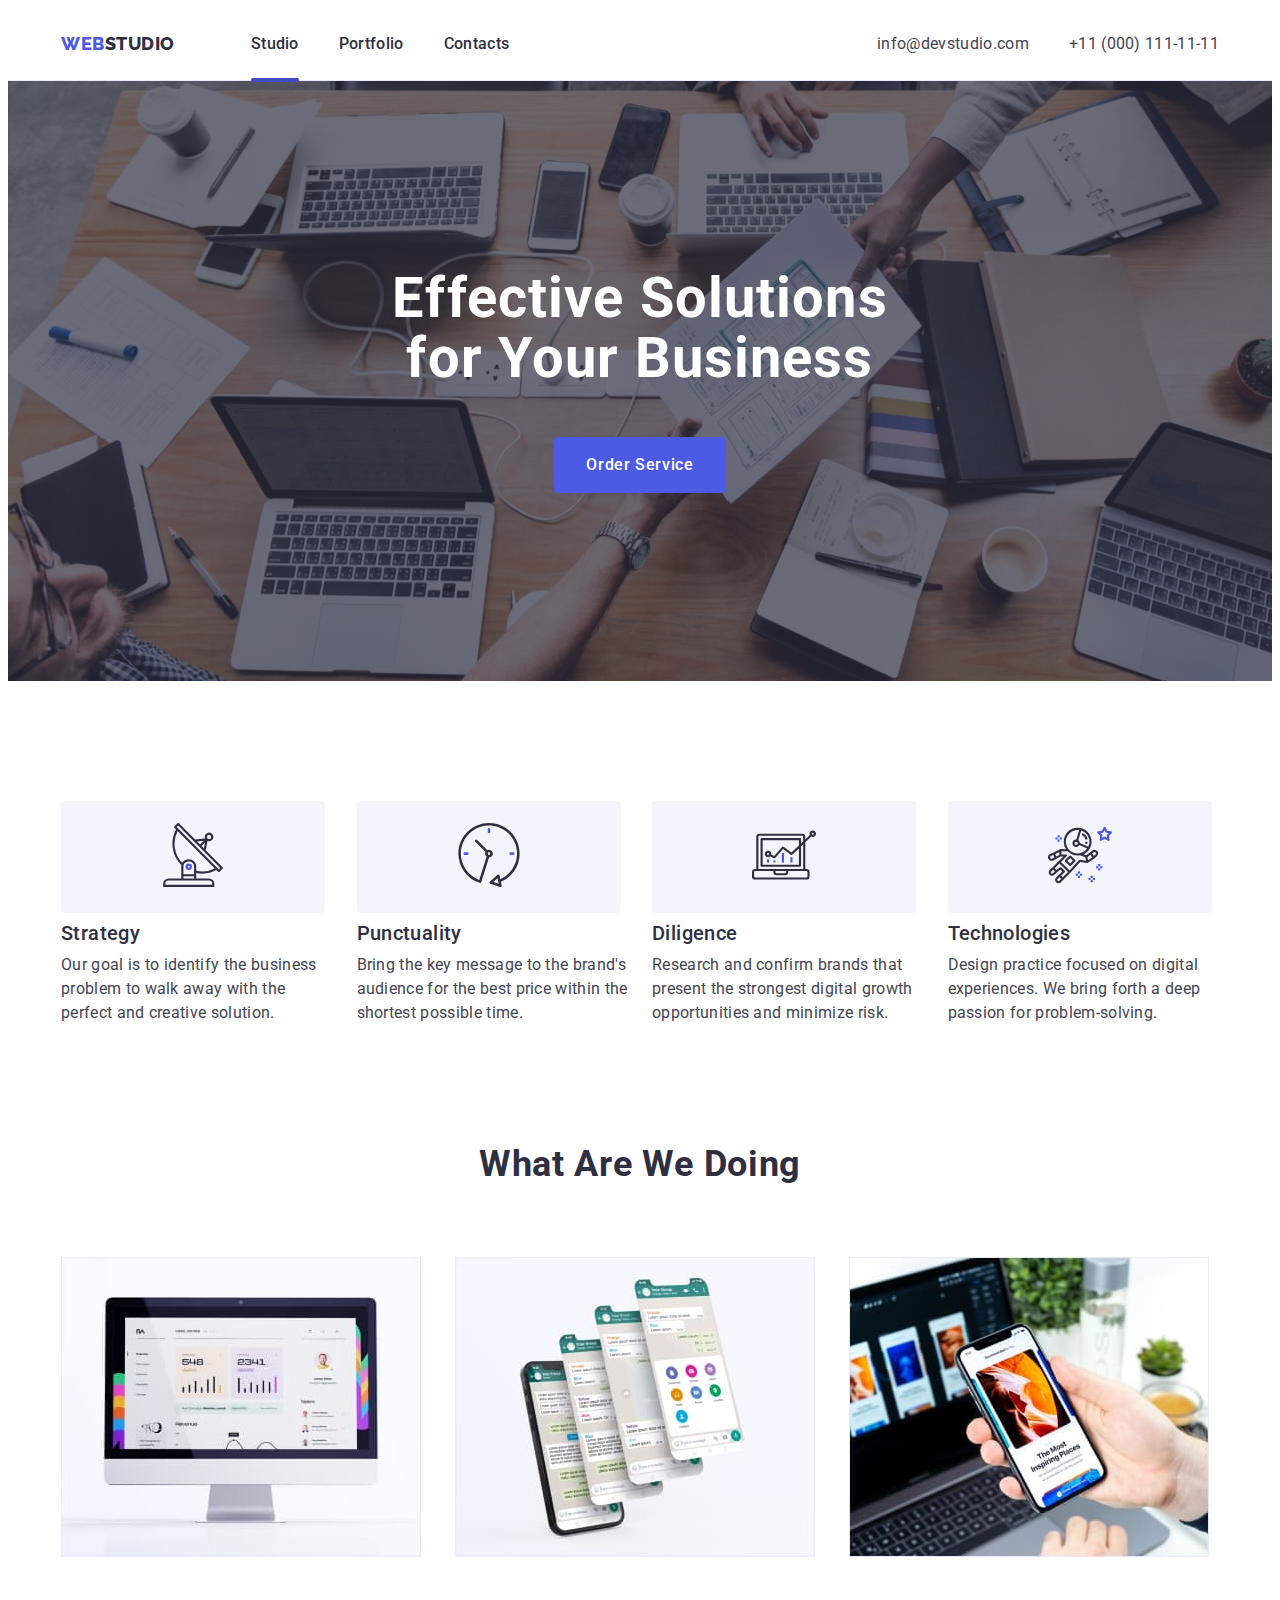
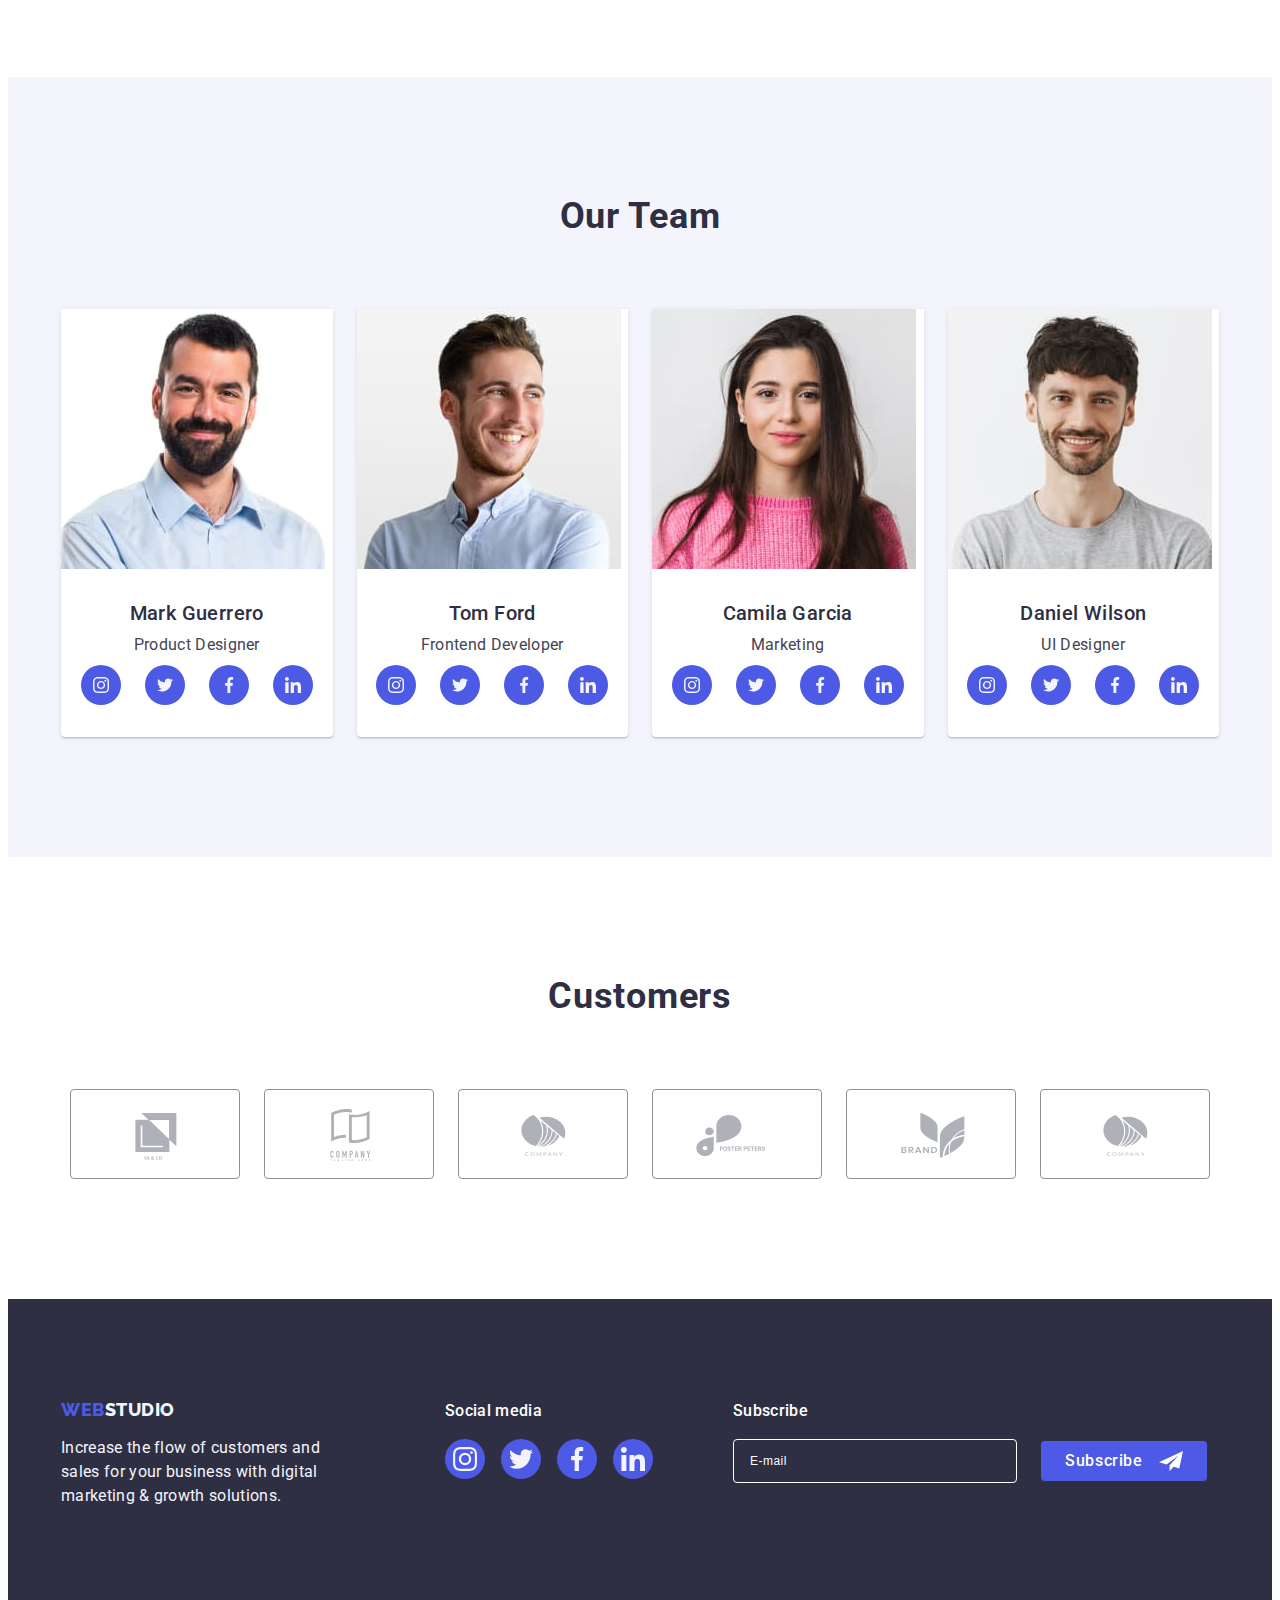
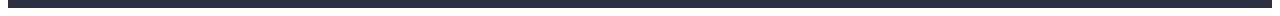
<file: index.html>
<!DOCTYPE html>
<html lang="en">
<head>
    <meta charset="UTF-8">
    <meta http-equiv="X-UA-Compatible" content="IE=edge">
    <meta name="viewport" content="width=device-width, initial-scale=1.0">
    <title>WebStudio</title>
    <link rel="preconnect" href="https://fonts.googleapis.com">
    <link rel="preconnect" href="https://fonts.gstatic.com" crossorigin>
    <link href="https://fonts.googleapis.com/css2?family=Raleway:wght@800&family=Roboto:wght@400;500;700;900&display=swap"
      rel="stylesheet">
      <link rel="stylesheet" href="https://cdnjs.cloudflare.com/ajax/libs/modern-normalize/1.1.0/modern-normalize.min.css"
        integrity="sha512-wpPYUAdjBVSE4KJnH1VR1HeZfpl1ub8YT/NKx4PuQ5NmX2tKuGu6U/JRp5y+Y8XG2tV+wKQpNHVUX03MfMFn9Q=="
        crossorigin="anonymous" referrerpolicy="no-referrer" />
    <link rel="stylesheet" href="./css/styles.css">
</head>
<body>
  <header class="page-header">
    <div class="container page-header-container">
  <nav class="page-nav list">
    <a class="logo link" href="./index.html">Web<span class="logo-span">Studio</span></a>
    <ul class="menu list">
      <li class="menu-item">
        <a class="menu-link activ-studio link" href="./index.html">Studio</a>
      </li>
      <li class="menu-item">
        <a class="menu-link  link" href="./portfolio.html">Portfolio</a>
      </li>
      <li class="menu-item">
        <a class="menu-link  link" href="">Contacts</a>
      </li>
    </ul>
  </nav>
  <address class="page-address">
    <ul class="contact list">
      <li class="page-address-contact" >
        <a class="contact-info link" href="mailto:info@devstudio.com">info@devstudio.com</a>
      </li>
      <li class="page-address-contact">
        <a class="contact-info link" href="tel:+110001111111">+11 (000) 111-11-11</a>
      </li>
    </ul>
  </address>
    </div>
  </header>
  <main>
    <section class="hero">
<div class="container">
<h1 class="main-title">Effective Solutions
  for Your Business</h1>
<button class="modal-btn" type="button" data-modal-open>Order Service</button>
</div>
    </section>
    <section class="solutions section">
      <div class="container">
        <h2 class="visualy-hidden" hidden></h2>
        <ul class="solutions-list list">
          <li class="team-solutions">
            <div class="solutions-list-icons">
              <a href="" class="solutions-list-link">
                <svg class="solutions-icons" width="64" height="64">
                  <use href="./images/icons.svg#icon-antenna"></use>
                </svg>
              </a>         
            </div>
            <h3 class="name-decisions">Strategy</h3>
            <p class="description-solutions">Our goal is to identify the business
              problem to walk away with the perfect and creative solution.</p>
          </li>
          <li class="team-solutions">
            <div class="solutions-list-icons">
              <a href="" class="solutions-list-link">
                <svg class="solutions-icons" width="64" height="64">
                  <use href="./images/icons.svg#icon-clock"></use>
                </svg>
              </a>         
            </div>
            <h3 class="name-decisions">Punctuality</h3>
            <p class="description-solutions">Bring the key message to the brand's audience for the best price within the
              shortest possible time.</p>
          </li>
          <li class="team-solutions">
            <div class="solutions-list-icons">
              <a href="" class="solutions-list-link">
                <svg class="solutions-icons" width="64" height="64">
                  <use href="./images/icons.svg#icon-diagram"></use>
                </svg>
              </a>      
            </div>
            <h3 class="name-decisions">Diligence</h3>
            <p class="description-solutions">Research and confirm brands that present the strongest digital growth opportunities
              and minimize risk.</p>
          </li>
          <li class="team-solutions">
            <div class="solutions-list-icons">
              <a href="" class="solutions-list-link">
                <svg class="solutions-icons" width="64" height="64">
                  <use href="./images/icons.svg#icon-astronaut"></use>
                </svg>
              </a>  
            </div>
            <h3 class="name-decisions">Technologies</h3>
            <p class="description-solutions">Design practice focused on digital experiences. We bring forth a deep passion for
              problem-solving.</p>
          </li>
        </ul>
      </div>
    </section>
    <section class="our-solutions">
   <div class="container">
    <h2 class="work-options">What are we doing</h2>
    <ul class="our-solutions-list list">
      <li class="photos-works">
        <img src="./images/section_3/img_1.jpg" alt="computer" width="360" height="300">
      </li>
      <li class="photos-works">
        <img src="./images/section_3/img_2.jpg" alt="application" width="360" height="300">
      </li>
      <li class="photos-works">
        <img src="./images/section_3/img_3.jpg" alt="telephone" width="360" height="300">
      </li>
    </ul>
   </div>
    </section>
    <section class="our-team section">
      <div class="container">
        <h2 class="team">Our Team</h2>
        <ul class="our-team-list list">
          <li class="team-description">
            <img src="./images/team/mark_guerrero.jpg" alt="photo product designer" width="264" height="260">
            <div class="team-description-content">
                <h3 class="name">Mark Guerrero</h3>
                <p class="profession">Product Designer</p>
                <ul class="social-list list">
                  <li class="social-list-item">
                    <a href="" class="social-list-link">
                      <svg class="social-list-icon" width="16" height="16">
                        <use href="./images/icons.svg#icon-instagram"></use>
                      </svg>
                    </a>
                  </li>
                  <li class="social-list-item">
                    <a href="" class="social-list-link">
                      <svg class="social-list-icon" width="16" height="16">
                        <use href="./images/icons.svg#icon-twitter"></use>
                      </svg>
                    </a>
                  </li>
                  <li class="social-list-item">
                    <a href="" class="social-list-link">
                      <svg class="social-list-icon" width="16" height="16">
                        <use href="./images/icons.svg#icon-facebook"></use>
                      </svg>
                    </a>
                  </li>
                  <li class="social-list-item">
                    <a href="" class="social-list-link">
                      <svg class="social-list-icon" width="16" height="16">
                        <use href="./images/icons.svg#icon-linkedin"></use>
                      </svg>
                    </a>
                  </li>
                </ul>
            </div>
          </li>
          <li class="team-description">
            <img src="./images/team/tom_ford.jpg" alt="photo frontend developer " width="264" height="260">
            <div class="team-description-content">
                <h3 class="name">Tom Ford</h3>
                <p class="profession">Frontend Developer</p>
                <ul class="social-list list">
                  <li class="social-list-item">
                    <a href="" class="social-list-link">
                      <svg class="social-list-icon" width="16" height="16">
                        <use href="./images/icons.svg#icon-instagram"></use>
                      </svg>
                    </a>
                  </li>
                  <li class="social-list-item">
                    <a href="" class="social-list-link">
                      <svg class="social-list-icon" width="16" height="16">
                        <use href="./images/icons.svg#icon-twitter"></use>
                      </svg>
                    </a>
                  </li>
                  <li class="social-list-item">
                    <a href="" class="social-list-link">
                      <svg class="social-list-icon" width="16" height="16">
                        <use href="./images/icons.svg#icon-facebook"></use>
                      </svg>
                    </a>
                  </li>
                  <li class="social-list-item">
                    <a href="" class="social-list-link">
                      <svg class="social-list-icon" width="16" height="16">
                        <use href="./images/icons.svg#icon-linkedin"></use>
                      </svg>
                    </a>
                  </li>
                </ul>
            </div>
          </li>
          <li class="team-description">
            <img src="./images/team/camila_garcia.jpg" alt="photo marketing" width="264" height="260">
            <div class="team-description-content">
              <h3 class="name">Camila Garcia</h3>
              <p class="profession">Marketing</p>
              <ul class="social-list list">
                <li class="social-list-item">
                  <a href="" class="social-list-link">
                    <svg class="social-list-icon" width="16" height="16">
                      <use href="./images/icons.svg#icon-instagram"></use>
                    </svg>
                  </a>
                </li>
                <li class="social-list-item">
                  <a href="" class="social-list-link">
                    <svg class="social-list-icon" width="16" height="16">
                      <use href="./images/icons.svg#icon-twitter"></use>
                    </svg>
                  </a>
                </li>
                <li class="social-list-item">
                  <a href="" class="social-list-link">
                    <svg class="social-list-icon" width="16" height="16">
                      <use href="./images/icons.svg#icon-facebook"></use>
                    </svg>
                  </a>
                </li>
                <li class="social-list-item">
                  <a href="" class="social-list-link">
                    <svg class="social-list-icon" width="16" height="16">
                      <use href="./images/icons.svg#icon-linkedin"></use>
                    </svg>
                  </a>
                </li>
              </ul>
            </div>
          </li>
          <li class="team-description">
            <img src="./images/team/daniel_wilson.jpg" alt="photo UI designer" width="264" height="260">
            <div class="team-description-content">
              <h3 class="name">Daniel Wilson</h3>
              <p class="profession">UI Designer</p>
              <ul class="social-list list">
                <li class="social-list-item">
                  <a href="" class="social-list-link">
                    <svg class="social-list-icon" width="16" height="16">
                      <use href="./images/icons.svg#icon-instagram"></use>
                    </svg>
                  </a>
                </li>
                <li class="social-list-item">
                  <a href="" class="social-list-link">
                    <svg class="social-list-icon" width="16" height="16">
                      <use href="./images/icons.svg#icon-twitter"></use>
                    </svg>
                  </a>
                </li>
                <li class="social-list-item">
                  <a href="" class="social-list-link">
                    <svg class="social-list-icon" width="16" height="16">
                      <use href="./images/icons.svg#icon-facebook"></use>
                    </svg>
                  </a>
                </li>
                <li class="social-list-item">
                  <a href="" class="social-list-link">
                    <svg class="social-list-icon" width="16" height="16">
                      <use href="./images/icons.svg#icon-linkedin"></use>
                    </svg>
                  </a>
                </li>
              </ul>
            </div>
          </li>
        </ul>
      </div>
    </section>
    <section class="our-customers section">
      <div class="container">
        <h2 class="customers-title">Customers</h2>
        <ul class="customers-list list">
          <li class="customers-list-item">
            <a href="" class="customers-list-link">
             <svg class="customers-list-icon" width="104" height="56">
                <use href="./images/icons.svg#icon-Logo_ya_co"></use>
              </svg>
            </a>
          </li>
          <li class="customers-list-item">
            <a href="" class="customers-list-link">
              <svg class="customers-list-icon" width="104" height="56">
                <use href="./images/icons.svg#icon-Logo_tagline_here"></use>
              </svg>
            </a>  
          </li>
          <li class="customers-list-item">
            <a href="" class="customers-list-link">
              <svg class="customers-list-icon" width="104" height="56">
                <use href="./images/icons.svg#icon-Logo_company"></use>
              </svg>
            </a>      
          </li>
          <li class="customers-list-item">
            <a href="" class="customers-list-link"> 
              <svg class="customers-list-icon" width="104" height="56">
                <use href="./images/icons.svg#icon-Logo_foster_peters"></use>
              </svg>
            </a>
          </li>
          <li class="customers-list-item">
            <a href="" class="customers-list-link">
              <svg class="customers-list-icon" width="104" height="56">
                <use href="./images/icons.svg#icon-Logo-brand"></use>
              </svg>
            </a>
          </li>
          <li class="customers-list-item">
            <a href="" class="customers-list-link">
              <svg class="customers-list-icon" width="104" height="56">
                <use href="./images/icons.svg#icon-Logo_company"></use>
              </svg>
            </a>      
          </li>
        </ul>
      </div>
    </section>
  </main>
  <footer class="page-footer">
<div class="page-footer-container container">
  <div class="page-footer-logo">
    <a class="logo footer-logo link" href="./index.html">Web<span class="logo-span-footer">Studio</span></a>
    <p class="goal">Increase the flow of customers and sales for your business with digital marketing & growth solutions.
    </p>
  </div>
  <div class="media">
    <p class="media-title">Social media</p>
    <ul class="media-list list">
      <li class="media-list-item">
        <a href="" class="media-list-link">
          <svg class="media-list-icon" width="24" height="24">
            <use href="./images/icons.svg#icon-instagram"></use>
          </svg>
        </a>
      </li>
      <li class="social-list-item">
        <a href="" class="media-list-link">
          <svg class="social-list-icon" width="24" height="24">
            <use href="./images/icons.svg#icon-twitter"></use>
          </svg>
        </a>
      </li>
      <li class="social-list-item">
        <a href="" class="media-list-link">
          <svg class="social-list-icon" width="24" height="24">
            <use href="./images/icons.svg#icon-facebook"></use>
          </svg>
        </a>
      </li>
      <li class="social-list-item">
        <a href="" class="media-list-link">
          <svg class="social-list-icon" width="24" height="24">
            <use href="./images/icons.svg#icon-linkedin"></use>
          </svg>
        </a>
      </li>
    </ul>
  </div>
<div class="subscribe">
    <p class="subscribe-text">Subscribe</p>
    <form class="subscribe-form">
      <input type="Email" name="user_email" class="subscribe-form-input" required placeholder="E-mail">
      <button type="submit" class="subscribe-form-submit" span>Subscribe</span>
        <svg class="subscribe-svg" width="24" height="24">
          <use href="./images/icons.svg#icon-Frame"></use>
        </svg>
      </button>
    </form>
</div>
</div>
  </footer>
  <div class="backdrop is-hidden" data-modal>
    <div class="modal">
      <button type="button" class="modal-close-btn" data-modal-close>
        <svg class="modal-close-btn-icon" width="8" height="8">
          <use href="./images/icons.svg#icon-close-modal"></use>
        </svg>
      </button>
      <p class="modal-text">Leave your contacts and we will call you back</p>
      <form class="modal-form">
        <label class="modal-form-field">
          <span class="modal-form-imput-desc">Name</span>
          <span class="modal-form-input-wrapper">
            <input autofocus type="text" name="user_name" class="modal-form-input" required pattern="[a-zA-Z]+" minlength="2" />
            <svg class="modal-form-input-icon" width="18px" height="24px">
              <use href="./images/icons.svg#icon-person"></use>
            </svg>
          </span>
        </label>
        <label class="modal-form-field">
          <span class="modal-form-imput-desc">Phone</span>
          <span class="modal-form-input-wrapper">
            <input type="tel" name="user_phone" class="modal-form-input" required pattern="[0-9]{3}-[0-9]{3}-[0-9]{2}-[0-9]{2}"
              title="xxx-xxx-xx-xx" />
            <svg class="modal-form-input-icon" width="18px" height="24px">
              <use href="./images/icons.svg#icon-phone"></use>
            </svg>
          </span>
        </label>
        <label class="modal-form-field">
          <span class="modal-form-imput-desc">Email</span>
          <span class="modal-form-input-wrapper">
            <input type="Email" name="user_email" class="modal-form-input" required />
            <svg class="modal-form-input-icon" width="18px" height="24px">
              <use href="./images/icons.svg#icon-email"></use>
            </svg>
          </span>
        </label>
          <label class="modal-form-field">
            <span class="modal-form-imput-desc">Comment</span>
            <textarea
            name="user_message"
            class="modal-form-coment"
            placeholder="Text input"></textarea>
          </label>
          <input id="user-policy" type="checkbox" name="user_policy" class="modal-form-check visualy-hidden"/>
          <label for="user-policy" class="modal-form-check-desc">
            I accept the terms and conditions of the&nbsp;<a class="check-policy" href="">Privacy Policy</a></label>
          <button type="submit" class="modal-form-submit">Send</button>
      </form>
    </div>
  </div>
  <script src="./js/modal.js"></script>
</body>
</html>
</file>
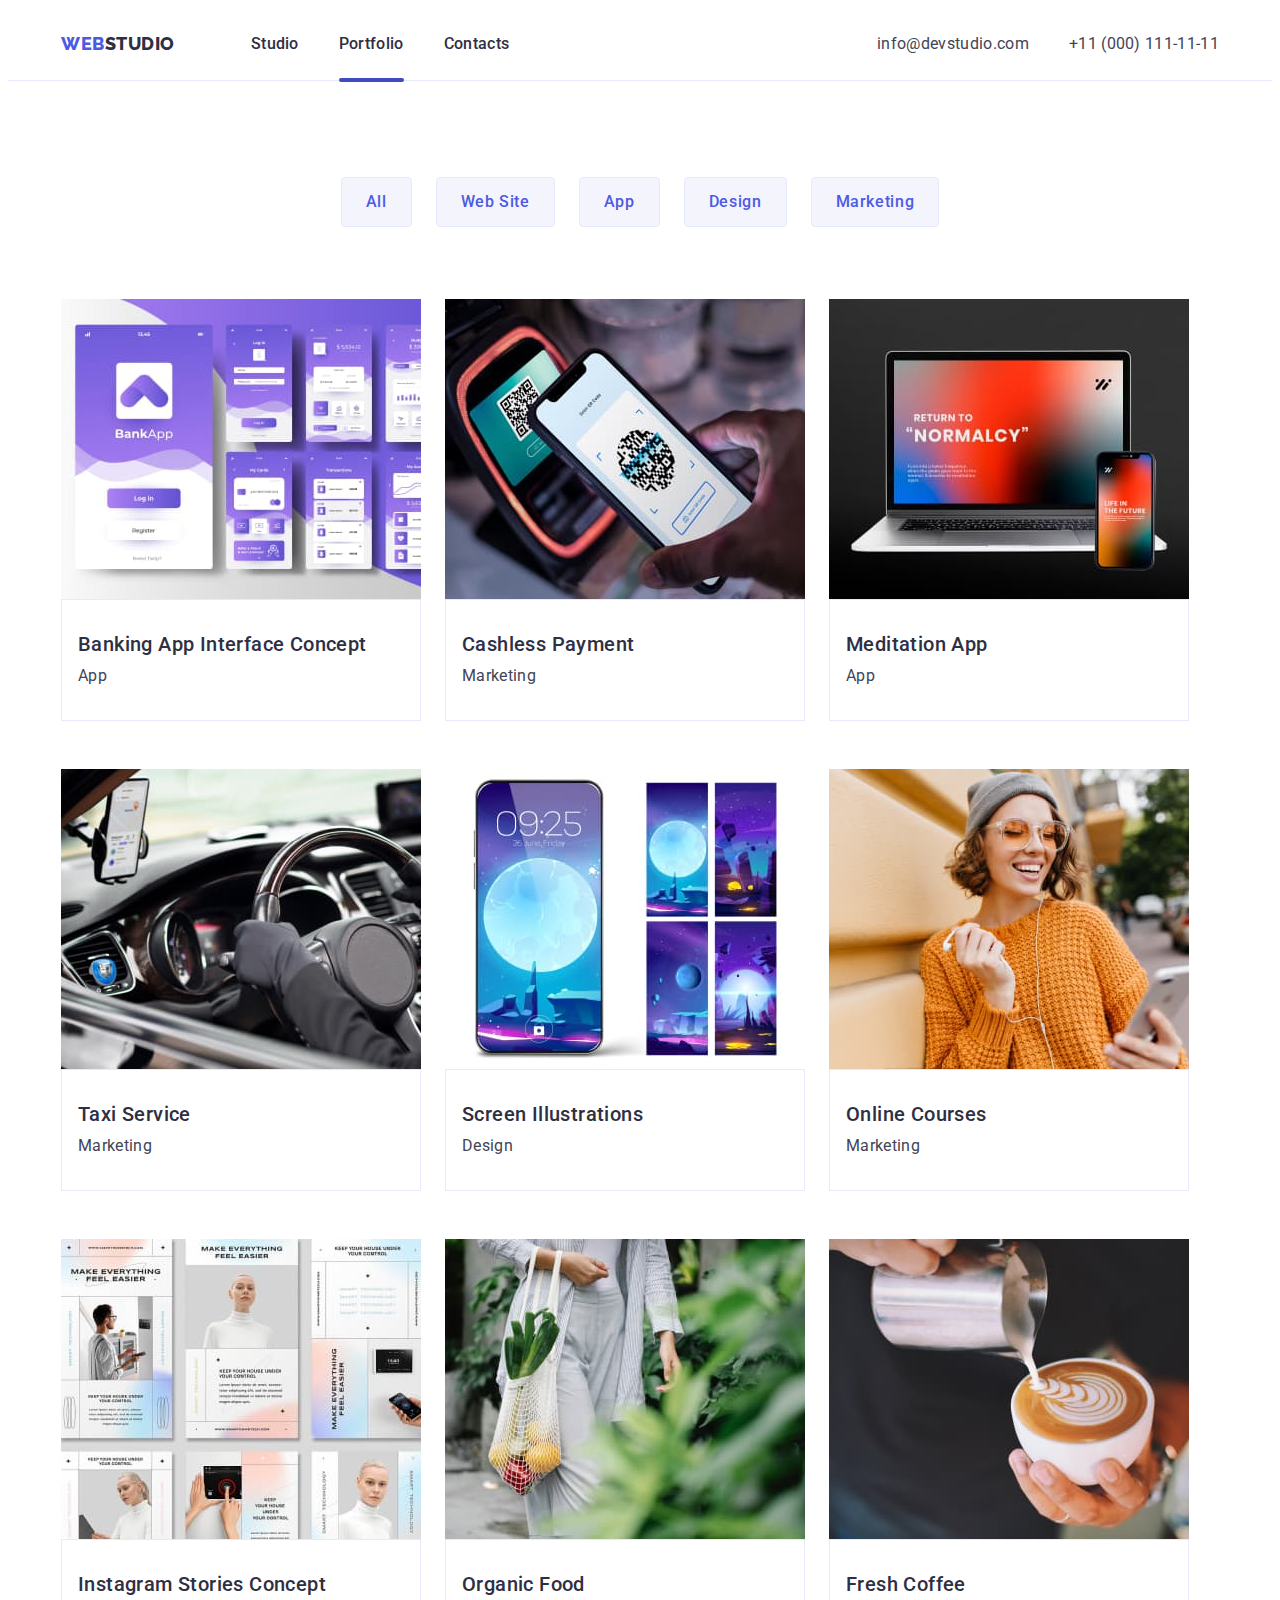
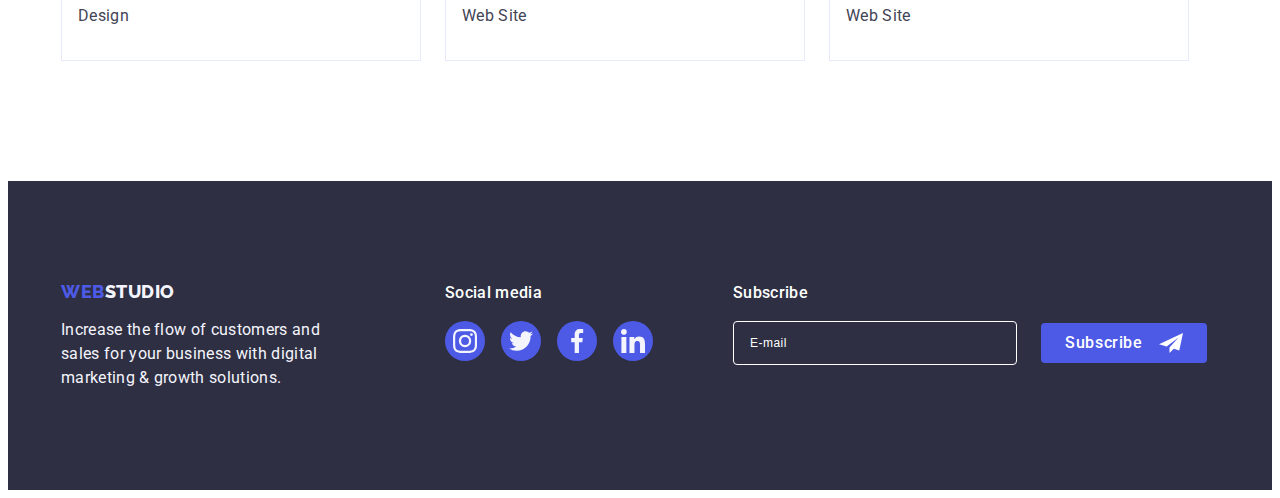
<file: portfolio.html>
<!DOCTYPE html>
<html lang="en">
<head>
    <meta charset="UTF-8">
    <meta http-equiv="X-UA-Compatible" content="IE=edge">
    <meta name="viewport" content="width=device-width, initial-scale=1.0">
    <title>Portfolio</title>
    <link rel="preconnect" href="https://fonts.googleapis.com">
    <link rel="preconnect" href="https://fonts.gstatic.com" crossorigin>
    <link href="https://fonts.googleapis.com/css2?family=Raleway:wght@800&family=Roboto:wght@400;500;700;900&display=swap"
        rel="stylesheet">
        <link rel="stylesheet" href="https://cdnjs.cloudflare.com/ajax/libs/modern-normalize/1.1.0/modern-normalize.min.css"
            integrity="sha512-wpPYUAdjBVSE4KJnH1VR1HeZfpl1ub8YT/NKx4PuQ5NmX2tKuGu6U/JRp5y+Y8XG2tV+wKQpNHVUX03MfMFn9Q=="
            crossorigin="anonymous" referrerpolicy="no-referrer" />
    <link rel="stylesheet" href="./css/styles.css">
</head>
<body>
<header class="page-header">
    <div class="container page-header-container">
        <nav class="page-nav list">
            <a class="logo link" href="./index.html">Web<span class="logo-span">Studio</span></a>
            <ul class="menu list">
                <li class="menu-item">
                    <a class="menu-link  link" href="./index.html">Studio</a>
                </li>
                <li class="menu-item">
                    <a class="menu-link activ-portfolio link" href="./portfolio.html">Portfolio</a>
                </li>
                <li class="menu-item">
                    <a class="menu-link link" href="">Contacts</a>
                </li>
            </ul>
        </nav>
        <address class="page-address">
            <ul class="contact list">
                <li class="page-address-contact">
                    <a class="contact-info link" href="mailto:info@devstudio.com">info@devstudio.com</a>
                </li>
                <li class="page-address-contact">
                    <a class="contact-info link" href="tel:+110001111111">+11 (000) 111-11-11</a>
                </li>
            </ul>
        </address>
    </div>
</header>
<main>
<section class="cards">
   <div class="container">
    <h1 class="visualy-hidden" hidden>Portfolio</h1>
    <ul class="filters list">
        <li><button class="filters-button" type="button">All</button></li>
        <li><button class="filters-button" type="button">Web Site</button></li>
        <li><button class="filters-button" type="button">App</button></li>
        <li><button class="filters-button" type="button">Design</button></li>
        <li><button class="filters-button" type="button">Marketing</button></li>
    </ul>
    <ul class="gallery-list list">
        <li class="gallery link">
            <a class="gallery-card link" href="">
                <div class="gallery-card-img-wrapper">
                    <img src="./images/portfolio_1/banking_app.jpg" alt="Banking applications" width="360" height="300">
                    <p class="overlay">14 Stylish and User-Friendly App Design Concepts · Task Manager App · Calorie Tracker App · Exotic
                        Fruit Ecommerce App ·
                        Cloud Storage App </p>
                </div>
                <div class="gallery-content">
                    <h2 class="gallery-name">Banking App Interface Concept</h2>
                    <p class="text">App</p>
                </div> 
            </a>
        </li>
        <li class="gallery link">
            <a class="gallery-card link" href="">
                <div class="gallery-card-img-wrapper">
                    <img src="./images/portfolio_1/cashless_payment.jpg" alt="Payment by phone" width="360" height="300">
                    <p class="overlay">14 Stylish and User-Friendly App Design Concepts · Task Manager App · Calorie Tracker App · Exotic
                        Fruit Ecommerce App ·
                        Cloud Storage App </p>
                </div>     
                <div class="gallery-content">
                <h2 class="gallery-name">Cashless Payment</h2>
                <p class="text">Marketing</p>
                </div>
            </a>
        </li>
        <li class="gallery link">
            <a class="gallery-card link" href="">
                <div class="gallery-card-img-wrapper">
                    <img src="./images/portfolio_1/meditation_app.jpg" alt="App on phone and computer" width="360" height="300">
                    <p class="overlay">14 Stylish and User-Friendly App Design Concepts · Task Manager App · Calorie Tracker App · Exotic
                        Fruit Ecommerce App ·
                        Cloud Storage App </p>
                </div>   
                <div class="gallery-content">
                    <h2 class="gallery-name">Meditation App</h2>
                    <p class="text">App</p>
                </div>    
            </a>
        </li>
        <li class="gallery link">
            <a class="gallery-card link" href="">
                <div class="gallery-card-img-wrapper">
                    <img src="./images/portfolio_2/taxi_service.jpg" alt="Taxi" width="360" height="300">
                    <p class="overlay">14 Stylish and User-Friendly App Design Concepts · Task Manager App · Calorie Tracker App · Exotic
                        Fruit Ecommerce App ·
                        Cloud Storage App </p>
                </div>         
                <div class="gallery-content">
                    <h2 class="gallery-name">Taxi Service</h2>
                    <p class="text">Marketing</p>
                </div>
            </a>
        </li>
        <li class="gallery link">
            <a class="gallery-card link" href="">
                <div class="gallery-card-img-wrapper">
                    <img src="./images/portfolio_2/screen_illustrations.jpg" alt="Phone screen" width="360" height="300">
                    <p class="overlay">14 Stylish and User-Friendly App Design Concepts · Task Manager App · Calorie Tracker App · Exotic
                        Fruit Ecommerce App ·
                        Cloud Storage App </p>
                </div>   
                <div class="gallery-content">
                    <h2 class="gallery-name">Screen Illustrations</h2>
                    <p class="text">Design</p>
                </div>   
            </a>
        </li>
        <li class="gallery link">
            <a class="gallery-card link" href="">
                <div class="gallery-card-img-wrapper">
                    <img src="./images/portfolio_2/online_courses.jpg" alt="Girl with headphones" width="360" height="300">
                    <p class="overlay">14 Stylish and User-Friendly App Design Concepts · Task Manager App · Calorie Tracker App · Exotic
                        Fruit Ecommerce App ·
                        Cloud Storage App </p>
                </div>
                <div class="gallery-content">
                    <h2 class="gallery-name">Online Courses</h2>
                    <p class="text">Marketing</p>
                </div>     
            </a>
        </li>
        <li class="gallery link">
            <a class="gallery-card link" href="">
                <div class="gallery-card-img-wrapper">
                    <img src="./images/portfolio_3/instagram_stories.jpg" alt="Instagram story screenshots" width="360" height="300">
                    <p class="overlay">14 Stylish and User-Friendly App Design Concepts · Task Manager App · Calorie Tracker App · Exotic
                        Fruit Ecommerce App ·
                        Cloud Storage App </p>
                </div>
                <div class="gallery-content">
                    <h2 class="gallery-name">Instagram Stories Concept</h2>
                    <p class="text">Design</p>
                </div>     
            </a>
        </li>
        <li class="gallery link">
            <a class="gallery-card link" href="">
                <div class="gallery-card-img-wrapper">
                    <img src="./images/portfolio_3/organic_food.jpg" alt="Girl with organic food" width="360" height="300">
                    <p class="overlay">14 Stylish and User-Friendly App Design Concepts · Task Manager App · Calorie Tracker App · Exotic
                        Fruit Ecommerce App ·
                        Cloud Storage App </p>
                </div> 
                <div class="gallery-content">
                    <h2 class="gallery-name">Organic Food</h2>
                    <p class="text">Web Site</p>
                </div> 
            </a>
        </li>
        <li class="gallery link">
            <a class="gallery-card link" href="">
                <div class="gallery-card-img-wrapper">
                    <img src="./images/portfolio_3/fresh_coffee.jpg" alt="Barista makes coffee" width="360" height="300">
                    <p class="overlay">14 Stylish and User-Friendly App Design Concepts · Task Manager App · Calorie Tracker App · Exotic
                        Fruit Ecommerce App ·
                        Cloud Storage App </p>
                </div>
                <div class="gallery-content">
                    <h2 class="gallery-name">Fresh Coffee</h2>
                    <p class="text">Web Site</p>
                </div> 
            </a>
        </li>
    </ul>

   </div>
</section>
</main>
<footer class="page-footer">
    <div class="page-footer-container container">
        <div class="page-footer-logo">
            <a class="logo footer-logo link" href="./index.html">Web<span class="logo-span-footer">Studio</span></a>
            <p class="goal">Increase the flow of customers and sales for your business with digital marketing & growth
                solutions.
            </p>
        </div>
        <div class="media">
            <p class="media-title">Social media</p>
            <ul class="media-list list">
                <li class="media-list-item">
                    <a href="" class="media-list-link">
                        <svg class="media-list-icon" width="24" height="24">
                            <use href="./images/icons.svg#icon-instagram"></use>
                        </svg>
                    </a>
                </li>
                <li class="social-list-item">
                    <a href="" class="media-list-link">
                        <svg class="social-list-icon" width="24" height="24">
                            <use href="./images/icons.svg#icon-twitter"></use>
                        </svg>
                    </a>
                </li>
                <li class="social-list-item">
                    <a href="" class="media-list-link">
                        <svg class="social-list-icon" width="24" height="24">
                            <use href="./images/icons.svg#icon-facebook"></use>
                        </svg>
                    </a>
                </li>
                <li class="social-list-item">
                    <a href="" class="media-list-link">
                        <svg class="social-list-icon" width="24" height="24">
                            <use href="./images/icons.svg#icon-linkedin"></use>
                        </svg>
                    </a>
                </li>
            </ul>
        </div>
        <div class="subscribe">
            <p class="subscribe-text">Subscribe</p>
            <form class="subscribe-form">
                <input type="Email" name="user_email" class="subscribe-form-input" required placeholder="E-mail">
                <button type="submit" class="subscribe-form-submit" span>Subscribe</span>
                    <svg class="subscribe-svg" width="24" height="24">
                        <use href="./images/icons.svg#icon-Frame"></use>
                    </svg>
                </button>
            </form>
        </div>
    </div>
</footer>
</body>
</html>
</file>
<file: css/styles.css>
:root {
--color-iris: #4d5ae5;
--title-color-navy-blue: #2E2F42;
--color-white: #ffffff;
--color-ocean: #404BBF;
--text-color-slate: #434455;
--color-cloud: #F4F4FD;
--transition-duration-and-func:250ms cubic-bezier(0.4, 0, 0.2, 1) ;
}

p,
h1,
h2,
h3,
h4,
h5,
h6 {
margin: 0;
}

ul {
  margin: 0;
  padding-left: 0;
}
address {
    font-style: normal;
}
img {
    display: block;
}
button {
    cursor: pointer;
}

body {
font-family: 'Roboto', sans-serif;
color: #434455; 
background-color:#ffffff;
}
.visualy-hidden {
position: absolute;
width: 1px;
height: 1px;
margin: -1px;
border: 0;
padding: 0;
white-space: nowrap;
clip-path: inset(100%);
clip: rect(0 0 0 0);
overflow: hidden;
}

.list {
    list-style: none;
}
.link {
    text-decoration: none;
}
.container {
  width: 1158px;
  padding-left: 15px;
  padding-right: 15px;
  margin: 0 auto;
}
.section {
    padding-top: 120px;
    padding-bottom: 120px;
}
/* ==========Components =========*/ 
.logo {
font-family: 'Raleway', sans-serif;
font-weight: 800;
text-transform: uppercase;
font-size: 18px;
line-height: 1.17;
letter-spacing: 0.03em;
color: var(--color-iris);
margin-right: 76px;
margin-bottom: 0;
}

.logo-span {

    color: #2E2F42;
}
/* ==========/Components =========*/
/* ========== Header =========*/
.page-header {
    padding-top: 24px;
    padding-bottom: 24px;
    border-bottom: 1px solid #E7E9FC;
}
.page-header-container {
    display: flex;
    align-items: center;
    justify-content: space-between;
}
.menu {
    display: flex;
    align-items: center;
}
.page-nav {
    display: flex;
    align-items: center;
}
.contact {
    display: flex;
    align-items: center;
}
.menu-item:not(:last-child) {
    margin-right: 40px;
}

.menu-link {
position: relative;
font-weight: 500;
font-size: 16px;
line-height: 1.5;
letter-spacing: 0.02em;
margin-bottom: 20px;
color: var(--title-color-navy-blue);
transition:color var(--transition-duration-and-func);

}
.menu-link::after {
content: "";
position: absolute;
width: 100%;
height: 4px;
left: 0px;
top: 44px;
border-radius: 2px;
}

.activ-studio.menu-link::after,
.activ-portfolio.menu-link::after,
.activ-contacts.menu-link::after {
background-color: #404BBF;

}
.menu-link:hover,
.menu-link:focus {
color: var(--color-ocean);
}

.page-address {
font-style: normal;
}
.page-address-contact:not(:last-child) {
 margin-right: 40px;
}
.contact-info {
font-weight: 400;
color: var(--text-color-slate);
font-size: 16px;
line-height: 1.5;
letter-spacing: 0.02em;
transition: color var(--transition-duration-and-func);
}

.contact-info:hover,
.contact-info:focus {
 color: var(--color-ocean);
}

/* ========== /Header =========*/
/* ========== Hero =========*/

.hero {
background-color: #2e2f42;
padding-top: 188px;
padding-bottom: 188px;
text-align: center;
background-image:linear-gradient(rgba(46, 47, 66, 0.7), rgba(46, 47, 66, 0.7)),
 url("../images/hero/people_office.jpg");
background-size: cover;
background-color: #2E2F42;
max-width: 1440px;
margin: 0 auto;
}

.main-title {
font-weight: 700;
width: 496px;
font-size: 56px;
line-height: 1.07;
letter-spacing: 0.02em;
text-align: center;
color: var(--color-white);
margin-bottom: 48px;
margin-left: auto;
margin-right: auto;
}

.modal-btn {
font-family: 'Roboto', sans-serif;
font-weight: 500;
font-size: 16px;
line-height: 1.5;
letter-spacing: 0.04em;
color: var(--color-white);
background: var(--color-iris);
padding: 16px 32px;
border-radius: 4px;
border: 0;
transition:background-color var(--transition-duration-and-func) ;
}

.modal-btn:hover, .modal-btn:focus {
background-color: #404BBF;
}
/* ========== /Hero =========*/

/* ========== Solutions =========*/
.solutions-list {
display: flex;
flex-wrap: wrap;
gap: 24px;
}

.team-solutions {
width: 264px;
flex-basis: calc((100% - 72px) / 4);
}
.solutions-list-icons {
display:flex;
width: 264px;
height: 112px;
border-radius: 4px;
background-color: #F4F4FD;
margin-bottom: 8px;
justify-content: center;
align-items: center;
}

.name-decisions {
font-weight: 500;
font-size: 20px;
line-height: 1.2;
letter-spacing: 0.02em;
color: var(--title-color-navy-blue);
margin-bottom: 8px;
}
.description-solutions {
font-size: 16px;
font-weight: 400;
line-height: 1.5;
letter-spacing: 0.02em;
}
/* ========== /Solutions =========*/

/* ========== Our-solutions =========*/
.our-solutions-list {
    display: flex;
    flex-wrap: wrap;
    gap: 24px;
}
.photos-works {
flex-basis: calc((100% - 48px) / 3);
}
.our-solutions {
    padding-bottom: 120px;
}
.work-options {
font-weight: 700;
font-size: 36px;
line-height: 1.11;
text-transform: capitalize;
letter-spacing: 0.02em;
text-align: center;
color: var(--title-color-navy-blue);
margin-bottom: 72px;
}

/* ========== /Our-solutions =========*/

/* ========== Our-team =========*/
.our-team-list {
    display: flex;
    flex-wrap: wrap;
    gap: 24px;
}
.our-team {
background-color: var(--color-cloud);
}
.team-description-content {
padding-top: 32px;  
padding-bottom: 32px;
}

.team {
font-size: 36px;
font-weight: 700;
line-height: 1.11;
text-transform: capitalize;
letter-spacing: 0.02em;
text-align: center;
color: var(--title-color-navy-blue);
margin-bottom: 72px;
}
.team-description {
background-color: var(--color-white);
text-align: center;
flex-basis: calc((100% - 72px) / 4);
box-shadow: 0px 1px 6px rgba(46, 47, 66, 0.08), 0px 1px 1px rgba(46, 47, 66, 0.16), 0px 2px 1px rgba(46, 47, 66, 0.08);
border-radius: 0px 0px 4px 4px;
}
.name {
font-weight: 500;
font-size: 20px;
line-height: 1.2;
letter-spacing: 0.02em;
color: var(--title-color-navy-blue);
margin-bottom: 8px;
}
.profession {
font-weight: 400;
font-size: 16px;
line-height: 1.5;
letter-spacing: 0.02em;
margin-bottom: 8px;
}
.social-list {
display: flex;
justify-content: center;
gap: 24px;
}
.social-list-link {
display: flex;
justify-content: center;
align-items: center;
width: 40px;
height: 40px;
border-radius: 50%;
background-color: #4D5AE5;
transition:background-color var(--transition-duration-and-func) ;
}
.social-list-link:hover, 
.social-list-link:focus {
background-color: #404BBF;
}
.social-list-icon {
fill: #f4f4fd;
}

/* ========== /Our-team =========*/
/* ========== Our-Customers=========*/
.customers-title {
font-size: 36px;
font-weight: 700;
line-height: 1.11;
text-transform: capitalize;
letter-spacing: 0.02em;
text-align: center;
color: var(--title-color-navy-blue);
margin-bottom: 72px;
}
.customers-list{
display: flex;
justify-content: center;
gap: 24px;
}

.customers-list-link {
display: flex;
justify-content: center;
align-items: center;
width: 168px;
height: 88px;
border-radius: 4px;
border: 1px solid #8E8F99;
transition: border var(--transition-duration-and-func);
}
.customers-list-icon {
fill: #AFB1B8;
transition:fill var(--transition-duration-and-func);
}

.customers-list-link:hover, .customers-list-link:focus {
border: 1px solid #404BBF;
}
.customers-list-link:hover> .customers-list-icon, 
.customers-list-link:focus>.customers-list-icon {
fill: #404BBF;
}

/* ========== /Our-Customers=========*/
/* ========== Page-footer=========*/
.page-footer {
display: flex;
background-color: #2e2f42;
padding-top: 100px;
padding-bottom: 100px;
}
.page-footer-container {
display: flex;
}
.page-footer-logo {
display: flex;
flex-direction: column;
margin-right: 120px;
}

.footer-logo {
display: block;
margin-bottom: 16px;
}
.goal {
font-weight: 400;
font-size: 16px; 
line-height: 1.5;
letter-spacing: 0.02em;
color: var(--color-cloud);
width: 264px;
}
.logo-span-footer{

color: var(--color-cloud);
}
.media {
display: flex;
flex-direction: column; 
margin-right: 80px; 
}
.media-list {
display: flex;
justify-content: center;
gap: 16px;
}

.media-list-link {
display: flex;
justify-content: center;
align-items: center;
width: 40px;
height: 40px;
border-radius: 50%;
background-color: #4D5AE5;
transition:background-color var(--transition-duration-and-func) ;
}

.media-title {
font-weight: 500;
font-size: 16px;
line-height: 1.5;
letter-spacing: 0.02em;
color: var(--color-white);
margin-bottom: 16px;
}
.media-list-icon {
fill: #f4f4fd;
}
.media-list-link:hover, .media-list-link:focus {
background-color: #31D0AA;
}
.subscribe {
display: flex;
flex-direction: column;
}
.subscribe-text {
font-weight: 500;
font-size: 16px;
line-height: 1.5;
letter-spacing: 0.02em;
color: #FFFFFF;
margin-bottom: 16px;
}

.subscribe-form {
display: flex;
gap: 24px;
}

.subscribe-form-input {
width: 264px;
height: 40px;
border: 1px solid #FFFFFF;
border-radius: 4px;
padding-left: 16px;
outline: 0;
font-weight: 400;
font-size: 12px;
line-height: 2;
letter-spacing: 0.04em;
color: var(--color-white);
background-color: var(--title-color-navy-blue);

}
.subscribe-form-input::placeholder {
color: var(--color-white);
}

.subscribe-form-submit {
display: flex;
justify-content: center;
align-items: center;
padding: 8px 24px;
gap: 16px;
background: #4D5AE5;
border-radius: 4px;
min-width: 165px;
align-self: center;
font-family: 'Roboto', sans-serif;
font-weight: 500;
font-size: 16px;
line-height: 1.5;
letter-spacing: 0.04em;
color: var(--color-white);
background: var(--color-iris);
border: 0;
transition: background-color var(--transition-duration-and-func);
}
.subscribe-form-submit:hover,
.subscribe-form-submit:focus {
background-color: #404BBF;
}

.subscribe-svg {
fill: #FFFFFF;
}


/* ========== /Page-footer=========*/

/*============ Modal vikno======== */
.backdrop {
position: fixed;
top: 0;
left: 0;
z-index: 100;
width: 100%;
height: 100%;
background-color: rgba(46, 47, 66, 0.4);
transition: opacity var(--transition-duration-and-func),
visibility var(--transition-duration-and-func);
}

.backdrop.is-hidden {
opacity: 0;
visibility: hidden;
pointer-events: none;
}

.modal {
position: absolute;
top: 50%;
left: 50%;
transform: translate(-50%, -50%);
width: 408px;
height: 576px;
background-color: #FCFCFC;
box-shadow: 0px 1px 1px rgba(0, 0, 0, 0.14), 0px 1px 3px rgba(0, 0, 0, 0.12), 0px 2px 1px rgba(0, 0, 0, 0.2);
border-radius: 4px;
padding: 72px 24px 24px 24px;
}

.modal-close-btn-icon {
fill: var(--title-color-navy-blue);
transition: fill var(--transition-duration-and-func);
}

.modal-close-btn {
position: absolute;
top: 24px;
right: 24px;
display: flex;
justify-content: center;
align-items: center;
width: 24px;
height: 24px;
border-radius: 50%;
padding: 0;
background-color: #E7E9FC;
border: 1px solid rgba(0, 0, 0, 0.1);
transition: background-color var(--transition-duration-and-func);
}

.modal-close-btn:hover,
.modal-close-btn:focus {
background-color: #404BBF;
}

.modal-close-btn:hover>.modal-close-btn-icon,
.modal-close-btn:focus>.modal-close-btn-icon {
fill: var(--color-white);
}
/*============ /Modal vikno======== */
/*============ Modal form======== */
.modal-text {
font-weight: 500;
font-size: 16px;
line-height: 1.5;
margin-bottom: 16px;
text-align: center;

}

.modal-form {
display: flex;
flex-direction: column;

}

.modal-form-field {
margin-bottom: 8px;
}

.modal-form-imput-desc {
display: block;
font-weight: 400;
font-size: 12px;
line-height: 1.17;
letter-spacing: 0.04em;
color: #8E8F99;
margin-bottom: 4px;
}

.modal-form-input {
width: 100%;
height: 40px;
border: 1px solid rgba(46, 47, 66, 0.4);
border-radius: 4px;
padding-left: 38px;
color: #2E2F42;
font-size: 18px;
background: #FCFCFC;
transition: border-color var(--transition-duration-and-func) ;
}
.modal-form-input:focus {
outline: none;
border-color: #4D5AE5;
}

.modal-form-input-icon {
position: absolute;
display: block;
top: 50%;
left: 16px;
transform: translateY(-50%);
fill: #2E2F42;
transition:fill var(--transition-duration-and-func) ;
}
.modal-form-input-wrapper{
display: block;
position: relative;   
}
.modal-form-input:focus + .modal-form-input-icon {
fill: #4D5AE5;
}
.modal-form-coment {
width: 100%;
height: 120px;
padding: 8px 16px;
resize: none;
color: #2E2F42;
font-weight: 400;
font-size: 12px;
line-height: 1.17;
letter-spacing: 0.04em;
background: #FCFCFC;
border: 1px solid rgba(46, 47, 66, 0.4);
border-radius: 4px;
}
.modal-form-coment:focus {
outline: none;
border-color: #4D5AE5;    
}
.modal-form-coment::placeholder {
color: rgba(46, 47, 66, 0.4);
}
.modal-form-check-desc {
display: flex;
align-items: center;
font-weight: 400;
font-size: 12px;
line-height: 1.17;
letter-spacing: 0.04em;
color: #8E8F99;
margin-bottom: 24px;
}

.modal-form-check:checked + .modal-form-check-desc::before {
background-color: #4D5AE5;
background-image: url(../images/check.svg);
background-repeat: no-repeat;
background-position: center;
background-size:contain;

}
.modal-form-check:focus + .modal-form-check-desc::before {
outline: 1px solid #4D5AE5;
}

.modal-form-check-desc::before {
content:"";
display: block;
width: 16px;
height: 16px;
border: 1px solid rgba(46, 47, 66, 0.4);
border-radius: 2px;
margin-right: 8px;
}

.modal-form-submit {
min-width: 169px;
align-self: center;
font-family: 'Roboto', sans-serif;
font-weight: 500;
font-size: 16px;
line-height: 1.5;
letter-spacing: 0.04em;
color: var(--color-white);
background: var(--color-iris);
padding: 16px 32px;
border-radius: 4px;
border: 0;
box-shadow: 0px 4px 4px rgba(0, 0, 0, 0.15);
transition: background-color var(--transition-duration-and-func);
}

.check-policy {
color: #4D5AE5;    
}

/*============ /Modal form======== */
/*========== Portfolio======*/
.cards {
padding-top: 96px;
padding-bottom: 120px;
}

.filters {
display: flex;
gap: 24px;
margin-bottom: 72px;
justify-content: center;
}
.gallery-list {
display: flex;
flex-wrap: wrap;
gap: 48px 24px;
}
.gallery {
flex-basis: calc((100% - 144px) / 9);
transition:box-shadow var(--transition-duration-and-func);
}
.gallery:hover {
box-shadow: 0px 1px 6px rgba(46, 47, 66, 0.08), 0px 1px 1px rgba(46, 47, 66, 0.16), 0px 2px 1px rgba(46, 47, 66, 0.08);
}
.gallery-content {
padding-left: 16px; 
padding-right: auto;   
padding-top: 32px;
padding-bottom: 32px;
border: 1px solid #E7E9FC;
}
.filters-button {
font-family: "Roboto", sans-serif;
font-weight: 500;
font-size: 16px;
line-height: 1.5;
letter-spacing: 0.04em;
color: var(--color-iris);
background-color: var(--color-cloud);
border: 1px solid #E7E9FC;
border-radius: 4px;
padding: 12px 24px;
transition: color var(--transition-duration-and-func),
background-color var(--transition-duration-and-func),
box-shadow var(--transition-duration-and-func);
}
 .filters-button:hover, .filters-button:focus {
color: var(--color-white);
background-color: var(--color-ocean);
box-shadow: 0px 3px 1px rgba(0, 0, 0, 0.1), 0px 2px 1px rgba(0, 0, 0, 0.08), 0px 2px 2px rgba(0, 0, 0, 0.12);
}
.gallery-name {
font-weight: 500;
font-size: 20px;
line-height: 1.2;
letter-spacing: 0.02em;
color: var(--title-color-navy-blue);
margin-bottom: 8px;
}
.text {
font-weight: 400;
font-size: 16px;
line-height: 1.5;
letter-spacing: 0.02em;
color: var(--text-color-slate);
}
.gallery-card-img-wrapper {
position: relative;
overflow: hidden;
}
.overlay {
position: absolute;
left: 0px;
top: 0px;
width: 100%;
height: 100%;
overflow-y:scroll;
transform: translate(0, 100%);
transition:transform var(--transition-duration-and-func);

font-weight: 400;
font-size: 16px;
line-height: 1.5;
letter-spacing: 0.02em;
padding:40px 32px;
color: #F4F4FD;
background-color: #4D5AE5;;
}
.gallery-card-img-wrapper:hover .overlay,
.gallery-card-img-wrapper:focus .overlay {
transform: translate(0,0);
}
/*========== Portfolio======*/
</file>
